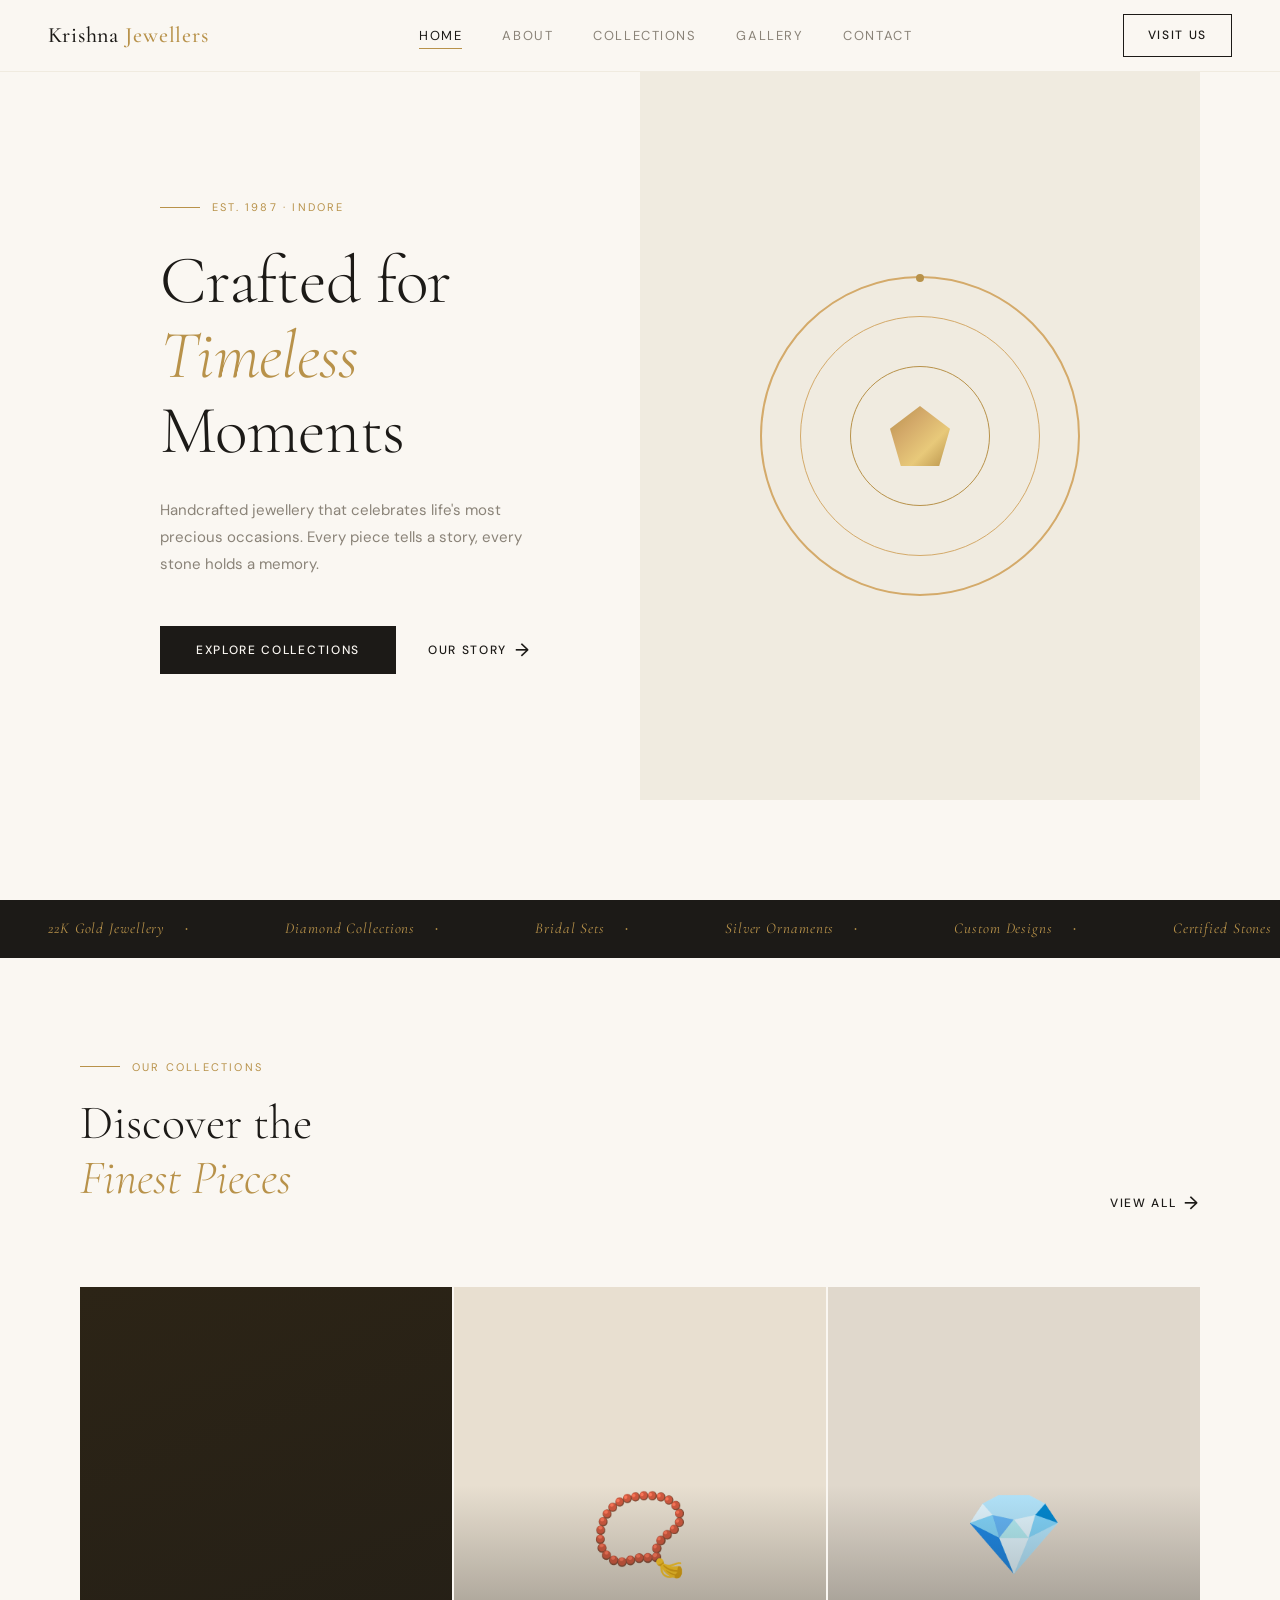
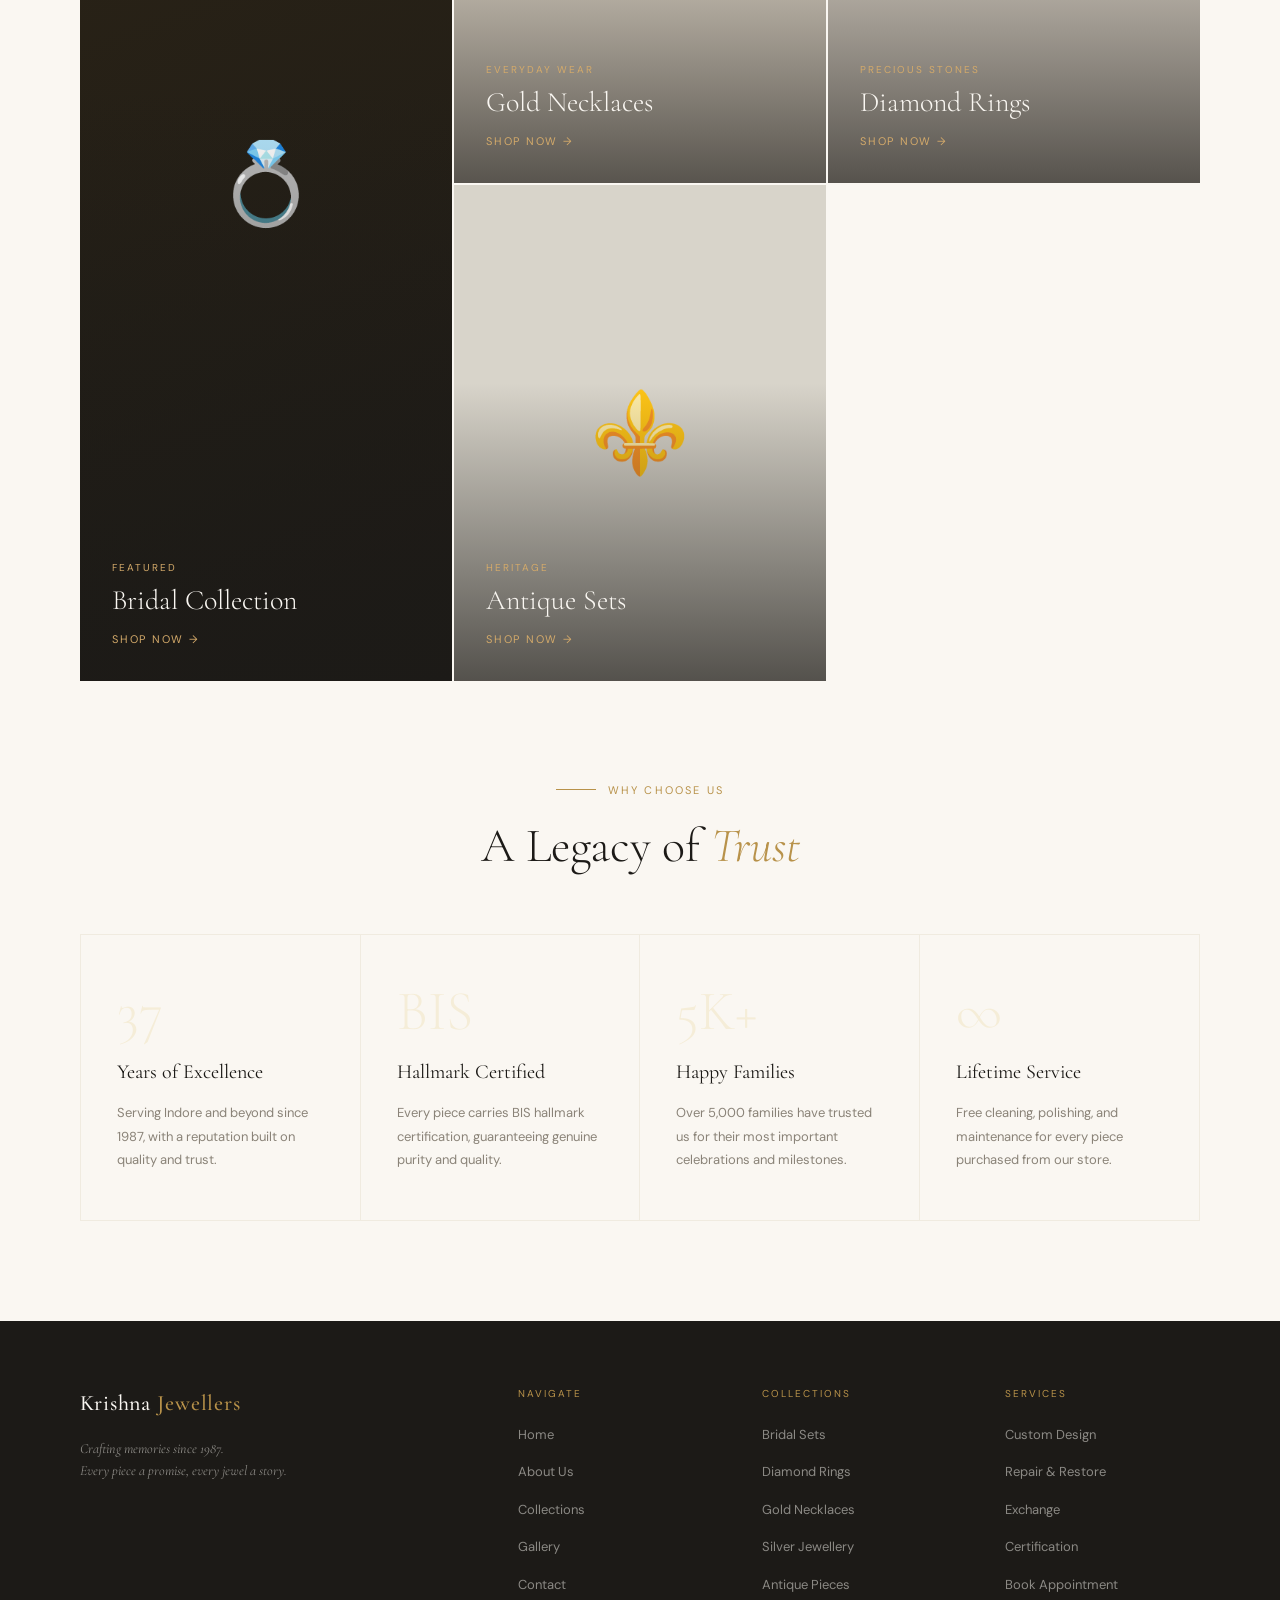
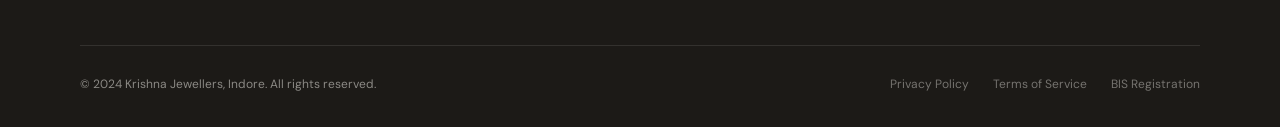
<file: index (1).html>
<!DOCTYPE html>
<html lang="en">
<head>
  <meta charset="UTF-8" />
  <meta name="viewport" content="width=device-width, initial-scale=1.0" />
  <title>Krishna Jewellers</title>
  <link href="https://fonts.googleapis.com/css2?family=Cormorant+Garamond:ital,wght@0,300;0,400;0,500;0,600;1,300;1,400&family=DM+Sans:wght@300;400;500&display=swap" rel="stylesheet" />
  <link rel="stylesheet" href="style.css" />
</head>
<body>

<!-- ══════════ NAVIGATION ══════════ -->
<nav>
  <div class="nav-logo" onclick="goTo('home')">Krishna <span>Jewellers</span></div>
  <ul class="nav-links">
    <li><a onclick="goTo('home')"     id="nav-home"     class="active">Home</a></li>
    <li><a onclick="goTo('about')"    id="nav-about">About</a></li>
    <li><a onclick="goTo('products')" id="nav-products">Collections</a></li>
    <li><a onclick="goTo('gallery')"  id="nav-gallery">Gallery</a></li>
    <li><a onclick="goTo('contact')"  id="nav-contact">Contact</a></li>
  </ul>
  <div class="nav-cta" onclick="goTo('contact')">Visit Us</div>
</nav>


<!-- ══════════════════════════════════
         HOME PAGE
══════════════════════════════════ -->
<div id="page-home" class="page active">

  <!-- Hero -->
  <section class="hero">
    <div class="hero-left">
      <p class="hero-tag">Est. 1987 · Indore</p>
      <h1>Crafted for<br><em>Timeless</em><br>Moments</h1>
      <p class="hero-sub">Handcrafted jewellery that celebrates life's most precious occasions. Every piece tells a story, every stone holds a memory.</p>
      <div class="hero-actions">
        <div class="btn-primary" onclick="goTo('products')">Explore Collections</div>
        <div class="btn-ghost" onclick="goTo('about')">Our Story <span class="arrow">→</span></div>
      </div>
    </div>
    <div class="hero-right">
      <div class="hero-visual">
        <div class="jewel-illustration">
          <div class="ring-outer"><div class="orbit-dot"></div></div>
          <div class="ring-mid"></div>
          <div class="ring-inner"></div>
          <div class="gem-center"></div>
          <div class="gem-sparkle"></div>
          <div class="gem-sparkle"></div>
          <div class="gem-sparkle"></div>
        </div>
      </div>
      <div class="hero-ornament">KJ</div>
    </div>
  </section>

  <!-- Marquee -->
  <div class="marquee-bar">
    <div class="marquee-track">
      <span class="marquee-item">22K Gold Jewellery</span>
      <span class="marquee-item">Diamond Collections</span>
      <span class="marquee-item">Bridal Sets</span>
      <span class="marquee-item">Silver Ornaments</span>
      <span class="marquee-item">Custom Designs</span>
      <span class="marquee-item">Certified Stones</span>
      <span class="marquee-item">Antique Jewellery</span>
      <span class="marquee-item">22K Gold Jewellery</span>
      <span class="marquee-item">Diamond Collections</span>
      <span class="marquee-item">Bridal Sets</span>
      <span class="marquee-item">Silver Ornaments</span>
      <span class="marquee-item">Custom Designs</span>
      <span class="marquee-item">Certified Stones</span>
      <span class="marquee-item">Antique Jewellery</span>
    </div>
  </div>

  <!-- Collections -->
  <section style="padding-top: 100px; padding-bottom: 0;">
    <div class="section-tag">Our Collections</div>
    <div style="display: flex; justify-content: space-between; align-items: flex-end;">
      <h2 class="section-title">Discover the<br><em>Finest Pieces</em></h2>
      <div class="btn-ghost" onclick="goTo('products')" style="margin-bottom: 8px;">View All <span class="arrow">→</span></div>
    </div>
    <div class="collections-grid">
      <div class="collection-card" onclick="goTo('products')">
        <div class="card-bg" style="background: linear-gradient(160deg, #2C2416 0%, #1C1A17 100%);">
          <div class="card-icon">💍</div>
        </div>
        <div class="card-overlay">
          <div class="card-cat">Featured</div>
          <div class="card-name">Bridal Collection</div>
          <div class="card-link">Shop Now →</div>
        </div>
      </div>
      <div class="collection-card" onclick="goTo('products')">
        <div class="card-bg" style="background: #E8DFD0;">
          <div class="card-icon">📿</div>
        </div>
        <div class="card-overlay">
          <div class="card-cat">Everyday Wear</div>
          <div class="card-name">Gold Necklaces</div>
          <div class="card-link">Shop Now →</div>
        </div>
      </div>
      <div class="collection-card" onclick="goTo('products')">
        <div class="card-bg" style="background: #E0D8CC;">
          <div class="card-icon">💎</div>
        </div>
        <div class="card-overlay">
          <div class="card-cat">Precious Stones</div>
          <div class="card-name">Diamond Rings</div>
          <div class="card-link">Shop Now →</div>
        </div>
      </div>
      <div class="collection-card" onclick="goTo('products')">
        <div class="card-bg" style="background: #D8D4CA;">
          <div class="card-icon">⚜️</div>
        </div>
        <div class="card-overlay">
          <div class="card-cat">Heritage</div>
          <div class="card-name">Antique Sets</div>
          <div class="card-link">Shop Now →</div>
        </div>
      </div>
    </div>
  </section>

  <!-- Why Us -->
  <section>
    <div style="text-align: center;">
      <div class="section-tag" style="justify-content: center;">Why Choose Us</div>
      <h2 class="section-title" style="text-align: center;">A Legacy of <em>Trust</em></h2>
    </div>
    <div class="why-grid">
      <div class="why-item">
        <div class="why-number">37</div>
        <div class="why-title">Years of Excellence</div>
        <div class="why-desc">Serving Indore and beyond since 1987, with a reputation built on quality and trust.</div>
      </div>
      <div class="why-item">
        <div class="why-number">BIS</div>
        <div class="why-title">Hallmark Certified</div>
        <div class="why-desc">Every piece carries BIS hallmark certification, guaranteeing genuine purity and quality.</div>
      </div>
      <div class="why-item">
        <div class="why-number">5K+</div>
        <div class="why-title">Happy Families</div>
        <div class="why-desc">Over 5,000 families have trusted us for their most important celebrations and milestones.</div>
      </div>
      <div class="why-item">
        <div class="why-number">∞</div>
        <div class="why-title">Lifetime Service</div>
        <div class="why-desc">Free cleaning, polishing, and maintenance for every piece purchased from our store.</div>
      </div>
    </div>
  </section>

</div><!-- end #page-home -->


<!-- ══════════════════════════════════
         ABOUT PAGE
══════════════════════════════════ -->
<div id="page-about" class="page">
  <div style="padding-top: 72px;">

    <section style="padding-bottom: 60px;">
      <div class="about-split">
        <div class="about-visual">
          <div class="about-visual-inner">
            <div class="about-ring-big"></div>
            <div class="about-ring-sm"></div>
            <div class="about-glyph">KJ</div>
          </div>
          <div class="about-badge">
            <span class="badge-num">37</span>
            <span class="badge-label">Years of<br>Excellence</span>
          </div>
        </div>
        <div class="about-text-block">
          <div>
            <div class="section-tag">Our Story</div>
            <h2 class="section-title">Where Tradition<br>Meets <em>Artistry</em></h2>
            <div class="divider"></div>
            <p style="color: var(--stone); line-height: 1.9; font-size: 15px;">
              Founded in 1987 by Shri Ramesh Kumar in the heart of Indore, Krishna Jewellers began as a modest workshop with a profound belief: that every piece of jewellery should carry a soul.
            </p>
            <p style="color: var(--stone); line-height: 1.9; font-size: 15px; margin-top: 16px;">
              Three decades later, we remain a family-run establishment, now in its second generation. Our craftsmen — many of whom have been with us for over 20 years — blend traditional Rajasthani and Mughal techniques with contemporary sensibility.
            </p>
          </div>
          <div class="about-stat-row">
            <div class="about-stat">
              <div class="stat-val">5,000+</div>
              <div class="stat-label">Families Served</div>
            </div>
            <div class="about-stat">
              <div class="stat-val">22K</div>
              <div class="stat-label">Pure Gold Standard</div>
            </div>
            <div class="about-stat">
              <div class="stat-val">1987</div>
              <div class="stat-label">Year Founded</div>
            </div>
            <div class="about-stat">
              <div class="stat-val">BIS</div>
              <div class="stat-label">Hallmark Certified</div>
            </div>
          </div>
        </div>
      </div>
    </section>

    <!-- Values -->
    <section style="background: var(--cream-dark); padding-top: 80px; padding-bottom: 80px;">
      <div style="text-align: center; margin-bottom: 60px;">
        <div class="section-tag" style="justify-content: center;">Our Values</div>
        <h2 class="section-title" style="text-align: center;">What We <em>Stand For</em></h2>
      </div>
      <div class="about-values" style="max-width: 720px; margin: 0 auto;">
        <div class="value-row">
          <div class="value-num">01</div>
          <div>
            <div class="value-title">Uncompromising Purity</div>
            <div class="value-desc">Every gram of gold, every stone, every setting is held to the strictest standards of purity. We never compromise on what goes into your jewellery.</div>
          </div>
        </div>
        <div class="value-row">
          <div class="value-num">02</div>
          <div>
            <div class="value-title">Artisanal Craftsmanship</div>
            <div class="value-desc">Our master craftsmen spend hours — sometimes days — on a single piece, ensuring every detail is perfected before it reaches your hands.</div>
          </div>
        </div>
        <div class="value-row">
          <div class="value-num">03</div>
          <div>
            <div class="value-title">Transparent Pricing</div>
            <div class="value-desc">We believe in complete transparency. Our pricing is straightforward, with no hidden charges — just fair value for genuine quality.</div>
          </div>
        </div>
        <div class="value-row">
          <div class="value-num">04</div>
          <div>
            <div class="value-title">Lifelong Relationship</div>
            <div class="value-desc">We see every purchase as the beginning of a relationship. From free maintenance to buyback guarantees, we stand by our customers for life.</div>
          </div>
        </div>
      </div>
    </section>

    <!-- Team -->
    <section>
      <div class="section-tag">Our Team</div>
      <h2 class="section-title">The Faces Behind<br><em>Krishna Jewellers</em></h2>
      <div class="team-grid">
        <div class="team-card">
          <div class="team-avatar">RK</div>
          <div class="team-name">Shri Ramesh Kumar</div>
          <div class="team-role">Founder &amp; Master Craftsman</div>
        </div>
        <div class="team-card">
          <div class="team-avatar">AK</div>
          <div class="team-name">Ankit Kumar</div>
          <div class="team-role">Director &amp; Head of Design</div>
        </div>
        <div class="team-card">
          <div class="team-avatar">PK</div>
          <div class="team-name">Priya Kumar</div>
          <div class="team-role">Gemologist &amp; Client Relations</div>
        </div>
      </div>
    </section>

  </div>
</div><!-- end #page-about -->


<!-- ══════════════════════════════════
         COLLECTIONS / PRODUCTS PAGE
══════════════════════════════════ -->
<div id="page-products" class="page">
  <div style="padding-top: 72px;">

    <section style="padding-bottom: 0;">
      <div class="section-tag">Our Collections</div>
      <h2 class="section-title">Crafted with <em>Devotion</em></h2>
      <p class="section-sub">Every piece in our collection is a testament to generations of skill, love, and artistry.</p>

      <!-- Filter Bar -->
      <div class="filter-bar">
        <button class="filter-btn active" onclick="filterProducts('all', this)">All</button>
        <button class="filter-btn" onclick="filterProducts('gold', this)">Gold</button>
        <button class="filter-btn" onclick="filterProducts('diamond', this)">Diamond</button>
        <button class="filter-btn" onclick="filterProducts('silver', this)">Silver</button>
        <button class="filter-btn" onclick="filterProducts('bridal', this)">Bridal</button>
      </div>

      <!-- Products Grid -->
      <div class="products-grid" id="productsGrid">
        <div class="product-card" data-cat="bridal">
          <div class="product-badge">New</div>
          <div class="product-img" style="background: #2C2416;">💍</div>
          <div class="product-info">
            <div class="product-cat">Bridal</div>
            <div class="product-name">Kundan Bridal Set</div>
            <div class="product-mat">22K Gold · Kundan Stones</div>
            <div class="product-price">₹ 1,85,000</div>
          </div>
        </div>
        <div class="product-card" data-cat="diamond">
          <div class="product-img" style="background: #E0D8CC;">💎</div>
          <div class="product-info">
            <div class="product-cat">Diamond</div>
            <div class="product-name">Solitaire Ring</div>
            <div class="product-mat">18K White Gold · GIA Diamond</div>
            <div class="product-price">₹ 95,000</div>
          </div>
        </div>
        <div class="product-card" data-cat="gold">
          <div class="product-img" style="background: #D4C4A0;">📿</div>
          <div class="product-info">
            <div class="product-cat">Gold</div>
            <div class="product-name">Temple Necklace</div>
            <div class="product-mat">22K Gold · Handcrafted</div>
            <div class="product-price">₹ 68,000</div>
          </div>
        </div>
        <div class="product-card" data-cat="silver">
          <div class="product-badge">Popular</div>
          <div class="product-img" style="background: #D8D8D8;">🥈</div>
          <div class="product-info">
            <div class="product-cat">Silver</div>
            <div class="product-name">Oxidised Choker</div>
            <div class="product-mat">925 Sterling Silver</div>
            <div class="product-price">₹ 4,200</div>
          </div>
        </div>
        <div class="product-card" data-cat="gold">
          <div class="product-img" style="background: #C8B888;">⚜️</div>
          <div class="product-info">
            <div class="product-cat">Gold</div>
            <div class="product-name">Antique Jhumkas</div>
            <div class="product-mat">22K Gold · Meenakari</div>
            <div class="product-price">₹ 28,500</div>
          </div>
        </div>
        <div class="product-card" data-cat="diamond">
          <div class="product-img" style="background: #E8E0D4;">✨</div>
          <div class="product-info">
            <div class="product-cat">Diamond</div>
            <div class="product-name">Diamond Bangles</div>
            <div class="product-mat">18K Gold · SI-VVS Diamonds</div>
            <div class="product-price">₹ 1,20,000</div>
          </div>
        </div>
        <div class="product-card" data-cat="bridal">
          <div class="product-img" style="background: #302818;">🌸</div>
          <div class="product-info">
            <div class="product-cat">Bridal</div>
            <div class="product-name">Mang Tikka Set</div>
            <div class="product-mat">22K Gold · Polki</div>
            <div class="product-price">₹ 45,000</div>
          </div>
        </div>
        <div class="product-card" data-cat="gold">
          <div class="product-img" style="background: #D0C090;">🌿</div>
          <div class="product-info">
            <div class="product-cat">Gold</div>
            <div class="product-name">Leaf Bracelet</div>
            <div class="product-mat">22K Gold · Lightweight</div>
            <div class="product-price">₹ 16,800</div>
          </div>
        </div>
      </div>
    </section>

    <!-- Services -->
    <section class="services-section">
      <div style="text-align: center;">
        <div class="section-tag" style="justify-content: center;">Our Services</div>
        <h2 class="section-title" style="text-align: center;">Beyond the <em>Purchase</em></h2>
        <p class="section-sub" style="margin: 0 auto; text-align: center;">We offer a complete range of jewellery services to care for your precious pieces.</p>
      </div>
      <div class="services-grid">
        <div class="service-card">
          <div class="service-icon">🛠️</div>
          <div class="service-title">Custom Design</div>
          <div class="service-desc">Bring your vision to life. Our artisans work with you to create one-of-a-kind pieces tailored to your taste and budget.</div>
        </div>
        <div class="service-card">
          <div class="service-icon">✨</div>
          <div class="service-title">Repair &amp; Restoration</div>
          <div class="service-desc">From simple repairs to full restoration of antique pieces, our craftsmen handle every job with care and precision.</div>
        </div>
        <div class="service-card">
          <div class="service-icon">🔁</div>
          <div class="service-title">Exchange Programme</div>
          <div class="service-desc">Trade in your old gold and diamonds for new designs. We offer fair valuations and transparent exchange rates.</div>
        </div>
        <div class="service-card">
          <div class="service-icon">🎁</div>
          <div class="service-title">Gift Packaging</div>
          <div class="service-desc">Beautiful, occasion-ready gift packaging for all purchases — weddings, birthdays, anniversaries, and more.</div>
        </div>
        <div class="service-card">
          <div class="service-icon">🔬</div>
          <div class="service-title">Stone Certification</div>
          <div class="service-desc">All diamonds and precious stones come with internationally recognised certificates from GIA or IGI.</div>
        </div>
        <div class="service-card">
          <div class="service-icon">🧹</div>
          <div class="service-title">Free Cleaning</div>
          <div class="service-desc">Lifetime free ultrasonic cleaning and polishing for any jewellery purchased from Krishna Jewellers.</div>
        </div>
      </div>
    </section>

  </div>
</div><!-- end #page-products -->


<!-- ══════════════════════════════════
         GALLERY PAGE
══════════════════════════════════ -->
<div id="page-gallery" class="page">
  <div style="padding-top: 72px;">

    <section style="padding-bottom: 40px;">
      <div class="section-tag">Gallery</div>
      <h2 class="section-title">A Glimpse of Our <em>Craft</em></h2>
      <p class="section-sub">Each photograph captures the soul of a piece lovingly brought to life in our workshop.</p>
    </section>

    <div style="padding: 0 80px 80px;">
      <div class="gallery-masonry">
        <div class="gallery-item">
          <div class="gallery-item-inner" style="background: #2C2416; font-size: 90px;">💍</div>
          <div class="gallery-item-label">Kundan Bridal Set</div>
        </div>
        <div class="gallery-item">
          <div class="gallery-item-inner" style="background: #E0D8CC;">💎</div>
          <div class="gallery-item-label">Diamond Solitaire</div>
        </div>
        <div class="gallery-item">
          <div class="gallery-item-inner" style="background: #D4C4A0;">📿</div>
          <div class="gallery-item-label">Temple Necklace</div>
        </div>
        <div class="gallery-item">
          <div class="gallery-item-inner" style="background: #C8B888;">⚜️</div>
          <div class="gallery-item-label">Antique Jhumkas</div>
        </div>
        <div class="gallery-item">
          <div class="gallery-item-inner" style="background: #302818;">🌸</div>
          <div class="gallery-item-label">Bridal Mang Tikka</div>
        </div>
        <div class="gallery-item">
          <div class="gallery-item-inner" style="background: #D8D8D8;">🥈</div>
          <div class="gallery-item-label">Silver Choker</div>
        </div>
        <div class="gallery-item">
          <div class="gallery-item-inner" style="background: #D0C090;">🌿</div>
          <div class="gallery-item-label">Gold Leaf Bracelet</div>
        </div>
        <div class="gallery-item">
          <div class="gallery-item-inner" style="background: #E8E0D4;">✨</div>
          <div class="gallery-item-label">Diamond Bangles</div>
        </div>
        <div class="gallery-item">
          <div class="gallery-item-inner" style="background: #1C1A17; font-size: 100px;">👑</div>
          <div class="gallery-item-label">Royal Collection</div>
        </div>
      </div>
    </div>

  </div>
</div><!-- end #page-gallery -->


<!-- ══════════════════════════════════
         CONTACT PAGE
══════════════════════════════════ -->
<div id="page-contact" class="page">
  <div style="padding-top: 72px;">

    <section style="padding-bottom: 80px;">
      <div class="section-tag">Get in Touch</div>
      <h2 class="section-title">We'd Love to <em>Hear</em><br>from You</h2>
      <div class="divider"></div>

      <div class="contact-split" style="margin-top: 60px;">

        <!-- Form -->
        <div class="contact-form">
          <div class="form-row">
            <div class="form-group">
              <label class="form-label">First Name</label>
              <input class="form-input" type="text" placeholder="Anita" />
            </div>
            <div class="form-group">
              <label class="form-label">Last Name</label>
              <input class="form-input" type="text" placeholder="Sharma" />
            </div>
          </div>
          <div class="form-group">
            <label class="form-label">Email Address</label>
            <input class="form-input" type="email" placeholder="anita@example.com" />
          </div>
          <div class="form-group">
            <label class="form-label">Phone Number</label>
            <input class="form-input" type="tel" placeholder="+91 98765 43210" />
          </div>
          <div class="form-group">
            <label class="form-label">I'm Interested In</label>
            <select class="form-select">
              <option value="">Select a service</option>
              <option>Bridal Jewellery</option>
              <option>Diamond Collection</option>
              <option>Gold Jewellery</option>
              <option>Silver Jewellery</option>
              <option>Custom Design</option>
              <option>Repair &amp; Restoration</option>
              <option>Exchange Programme</option>
            </select>
          </div>
          <div class="form-group">
            <label class="form-label">Your Message</label>
            <textarea class="form-textarea" placeholder="Tell us about the occasion, your budget, or any specific design in mind..."></textarea>
          </div>
          <div class="btn-primary" onclick="submitForm()" style="text-align: center; margin-top: 12px;">Send Message</div>
        </div>

        <!-- Info -->
        <div class="contact-info">
          <div class="info-block">
            <div class="info-label">Visit Our Store</div>
            <div class="info-text">123, Sarafa Bazar<br>Indore, Madhya Pradesh<br>452001</div>
            <div class="info-sub">Near Rajwada Palace · Easy Parking Available</div>
          </div>
          <div class="info-block">
            <div class="info-label">Opening Hours</div>
            <div class="info-text">Mon – Sat: 10:00 AM – 9:00 PM</div>
            <div class="info-sub">Sunday: 11:00 AM – 7:00 PM · Open on all festival days</div>
          </div>
          <div class="info-block">
            <div class="info-label">Call Us</div>
            <div class="info-text">+91 98765 43210</div>
            <div class="info-sub">+91 73120 56789 (WhatsApp)</div>
          </div>
          <div class="info-block">
            <div class="info-label">Email</div>
            <div class="info-text" style="font-size: 17px;">info@krishnajewellers.in</div>
            <div class="info-sub">We reply within 4 business hours</div>
          </div>
          <div class="map-placeholder">
            <div class="map-grid"></div>
            <div class="map-pin">
              <div class="map-pin-icon"></div>
              <div class="map-label">Krishna Jewellers · Sarafa Bazar</div>
            </div>
          </div>
          <div class="social-row">
            <div class="social-btn" title="Instagram">📸</div>
            <div class="social-btn" title="Facebook">📘</div>
            <div class="social-btn" title="WhatsApp">💬</div>
            <div class="social-btn" title="YouTube">▶️</div>
          </div>
        </div>

      </div>
    </section>

  </div>
</div><!-- end #page-contact -->


<!-- ══════════ FOOTER ══════════ -->
<footer>
  <div class="footer-top">
    <div class="footer-brand">
      <span class="nav-logo" onclick="goTo('home')" style="color: var(--cream);">Krishna <span style="color: var(--gold);">Jewellers</span></span>
      <p class="footer-tagline">Crafting memories since 1987.<br>Every piece a promise, every jewel a story.</p>
    </div>
    <div class="footer-col">
      <div class="footer-col-title">Navigate</div>
      <ul>
        <li><a onclick="goTo('home')">Home</a></li>
        <li><a onclick="goTo('about')">About Us</a></li>
        <li><a onclick="goTo('products')">Collections</a></li>
        <li><a onclick="goTo('gallery')">Gallery</a></li>
        <li><a onclick="goTo('contact')">Contact</a></li>
      </ul>
    </div>
    <div class="footer-col">
      <div class="footer-col-title">Collections</div>
      <ul>
        <li><a onclick="goTo('products')">Bridal Sets</a></li>
        <li><a onclick="goTo('products')">Diamond Rings</a></li>
        <li><a onclick="goTo('products')">Gold Necklaces</a></li>
        <li><a onclick="goTo('products')">Silver Jewellery</a></li>
        <li><a onclick="goTo('products')">Antique Pieces</a></li>
      </ul>
    </div>
    <div class="footer-col">
      <div class="footer-col-title">Services</div>
      <ul>
        <li><a onclick="goTo('products')">Custom Design</a></li>
        <li><a onclick="goTo('products')">Repair &amp; Restore</a></li>
        <li><a onclick="goTo('products')">Exchange</a></li>
        <li><a onclick="goTo('products')">Certification</a></li>
        <li><a onclick="goTo('contact')">Book Appointment</a></li>
      </ul>
    </div>
  </div>
  <div class="footer-bottom">
    <div class="footer-copy">© 2024 Krishna Jewellers, Indore. All rights reserved.</div>
    <div class="footer-legal">
      <a>Privacy Policy</a>
      <a>Terms of Service</a>
      <a>BIS Registration</a>
    </div>
  </div>
</footer>

<!-- Toast Notification -->
<div class="toast" id="toast">✓ Message sent! We'll get back to you shortly.</div>

<!-- ══════════ JAVASCRIPT ══════════ -->
<script>
  const pages = ['home', 'about', 'products', 'gallery', 'contact'];

  function goTo(page) {
    pages.forEach(function(p) {
      document.getElementById('page-' + p).classList.remove('active');
      var navEl = document.getElementById('nav-' + p);
      if (navEl) navEl.classList.remove('active');
    });
    document.getElementById('page-' + page).classList.add('active');
    var navEl = document.getElementById('nav-' + page);
    if (navEl) navEl.classList.add('active');
    window.scrollTo({ top: 0, behavior: 'smooth' });
  }

  function filterProducts(cat, btn) {
    document.querySelectorAll('.filter-btn').forEach(function(b) {
      b.classList.remove('active');
    });
    btn.classList.add('active');
    document.querySelectorAll('.product-card').forEach(function(card) {
      if (cat === 'all' || card.dataset.cat === cat) {
        card.style.display = '';
      } else {
        card.style.display = 'none';
      }
    });
  }

  function submitForm() {
    var toast = document.getElementById('toast');
    toast.classList.add('show');
    setTimeout(function() {
      toast.classList.remove('show');
    }, 3500);
  }
</script>

</body>
</html>
</file>
<file: style.css>
*, *::before, *::after { margin: 0; padding: 0; box-sizing: border-box; }

:root {
  --cream: #FAF7F2;
  --cream-dark: #F0EBE0;
  --gold: #B8924A;
  --gold-light: #D4AA6A;
  --gold-pale: #F5EDD8;
  --charcoal: #1C1A17;
  --charcoal-mid: #3D3A34;
  --stone: #8A8378;
  --serif: 'Cormorant Garamond', Georgia, serif;
  --sans: 'DM Sans', sans-serif;
}

html { scroll-behavior: smooth; }

body {
  font-family: var(--sans);
  background: var(--cream);
  color: var(--charcoal);
  font-size: 15px;
  line-height: 1.7;
  overflow-x: hidden;
}

/* ── PAGE SYSTEM ── */
.page { display: none; min-height: 100vh; }
.page.active { display: block; }

/* ── NAV ── */
nav {
  position: fixed; top: 0; left: 0; right: 0; z-index: 100;
  background: rgba(250, 247, 242, 0.95);
  backdrop-filter: blur(8px);
  border-bottom: 1px solid var(--cream-dark);
  display: flex; align-items: center; justify-content: space-between;
  padding: 0 48px; height: 72px;
}
.nav-logo {
  font-family: var(--serif);
  font-size: 22px; font-weight: 500;
  color: var(--charcoal); letter-spacing: 0.04em;
  cursor: pointer;
}
.nav-logo span { color: var(--gold); }
.nav-links { display: flex; gap: 40px; list-style: none; }
.nav-links a {
  font-family: var(--sans); font-size: 13px; font-weight: 400;
  letter-spacing: 0.12em; text-transform: uppercase;
  color: var(--stone); text-decoration: none;
  transition: color 0.25s;
  cursor: pointer; padding: 4px 0;
  border-bottom: 1px solid transparent;
}
.nav-links a:hover,
.nav-links a.active {
  color: var(--charcoal);
  border-bottom-color: var(--gold);
}
.nav-cta {
  font-family: var(--sans); font-size: 12px; font-weight: 500;
  letter-spacing: 0.14em; text-transform: uppercase;
  color: var(--charcoal); text-decoration: none;
  border: 1px solid var(--charcoal); padding: 10px 24px;
  cursor: pointer; transition: background 0.25s, color 0.25s;
}
.nav-cta:hover { background: var(--charcoal); color: var(--cream); }

/* ── HERO ── */
.hero {
  min-height: 100vh;
  display: grid; grid-template-columns: 1fr 1fr;
  padding-top: 72px;
}
.hero-left {
  display: flex; flex-direction: column; justify-content: center;
  padding: 80px 64px 80px 80px;
}
.hero-tag {
  font-size: 11px; letter-spacing: 0.2em; text-transform: uppercase;
  color: var(--gold); margin-bottom: 28px;
  display: flex; align-items: center; gap: 12px;
}
.hero-tag::before {
  content: ''; display: block;
  width: 40px; height: 1px; background: var(--gold);
}
.hero h1 {
  font-family: var(--serif); font-size: 68px; font-weight: 300;
  line-height: 1.1; color: var(--charcoal);
  letter-spacing: -0.01em; margin-bottom: 28px;
}
.hero h1 em { font-style: italic; color: var(--gold); }
.hero-sub {
  font-size: 15px; color: var(--stone); line-height: 1.8;
  max-width: 380px; margin-bottom: 48px;
}
.hero-actions { display: flex; align-items: center; gap: 32px; }

.btn-primary {
  background: var(--charcoal); color: var(--cream);
  font-family: var(--sans); font-size: 12px;
  font-weight: 500; letter-spacing: 0.14em; text-transform: uppercase;
  padding: 14px 36px; border: none; cursor: pointer;
  transition: background 0.25s;
  text-decoration: none; display: inline-block;
}
.btn-primary:hover { background: var(--gold); }

.btn-ghost {
  font-family: var(--sans); font-size: 12px;
  font-weight: 500; letter-spacing: 0.14em; text-transform: uppercase;
  color: var(--charcoal); text-decoration: none;
  display: flex; align-items: center; gap: 8px; cursor: pointer;
  transition: color 0.25s;
}
.btn-ghost:hover { color: var(--gold); }
.btn-ghost .arrow { font-size: 18px; transition: transform 0.25s; }
.btn-ghost:hover .arrow { transform: translateX(4px); }

.hero-right {
  background: var(--cream-dark);
  display: flex; align-items: center; justify-content: center;
  position: relative; overflow: hidden;
}
.hero-visual {
  width: 100%; height: 100%;
  display: flex; align-items: center; justify-content: center;
  position: relative;
}
.jewel-illustration {
  position: relative; width: 320px; height: 320px;
}
.ring-outer {
  position: absolute; inset: 0; border-radius: 50%;
  border: 2px solid var(--gold-light);
  animation: spin 20s linear infinite;
}
.ring-mid {
  position: absolute; inset: 40px; border-radius: 50%;
  border: 1px solid var(--gold-light);
  animation: spin 15s linear infinite reverse;
}
.ring-inner {
  position: absolute; inset: 90px; border-radius: 50%;
  border: 1px solid var(--gold);
}
.gem-center {
  position: absolute; inset: 130px;
  background: linear-gradient(135deg, var(--gold), var(--gold-light), #E8C97A, var(--gold));
  clip-path: polygon(50% 0%, 100% 38%, 82% 100%, 18% 100%, 0% 38%);
}
.gem-sparkle {
  position: absolute; background: var(--gold-light);
  animation: sparkle 2s ease-in-out infinite;
}
.gem-sparkle:nth-child(1) { width: 2px; height: 24px; top: 10px; left: 50%; transform: translateX(-50%); }
.gem-sparkle:nth-child(2) { width: 2px; height: 24px; top: 10px; left: 50%; transform: translateX(-50%) rotate(60deg); animation-delay: 0.3s; }
.gem-sparkle:nth-child(3) { width: 2px; height: 24px; top: 10px; left: 50%; transform: translateX(-50%) rotate(120deg); animation-delay: 0.6s; }
.orbit-dot {
  position: absolute; width: 8px; height: 8px; border-radius: 50%;
  background: var(--gold); top: -4px; left: 50%; transform: translateX(-50%);
}
.hero-ornament {
  position: absolute; bottom: 48px; left: 48px;
  font-family: var(--serif); font-size: 120px; font-weight: 300;
  color: var(--cream-dark); line-height: 1; user-select: none;
  filter: opacity(0.5);
}

@keyframes spin { to { transform: rotate(360deg); } }
@keyframes sparkle { 0%, 100% { opacity: 0.3; } 50% { opacity: 1; } }

/* ── MARQUEE ── */
.marquee-bar {
  background: var(--charcoal); color: var(--gold);
  padding: 16px 0; overflow: hidden;
  font-family: var(--serif); font-size: 15px;
  font-style: italic; letter-spacing: 0.06em;
}
.marquee-track {
  display: flex; white-space: nowrap;
  animation: marquee 28s linear infinite;
}
.marquee-item {
  padding: 0 48px; display: inline-flex;
  align-items: center; gap: 20px;
}
.marquee-item::after {
  content: '◆'; color: var(--gold);
  font-size: 10px; font-style: normal;
}
@keyframes marquee { from { transform: translateX(0); } to { transform: translateX(-50%); } }

/* ── SECTION COMMONS ── */
section { padding: 100px 80px; }

.section-tag {
  font-size: 11px; letter-spacing: 0.2em; text-transform: uppercase;
  color: var(--gold); margin-bottom: 20px;
  display: flex; align-items: center; gap: 12px;
}
.section-tag::before {
  content: ''; display: block;
  width: 40px; height: 1px; background: var(--gold);
}
.section-title {
  font-family: var(--serif); font-size: 48px;
  font-weight: 300; line-height: 1.15;
  color: var(--charcoal); margin-bottom: 20px;
}
.section-title em { font-style: italic; color: var(--gold); }
.section-sub {
  font-size: 15px; color: var(--stone);
  max-width: 500px; line-height: 1.8;
}
.divider { width: 48px; height: 1px; background: var(--gold); margin: 28px 0; }

/* ── COLLECTIONS ── */
.collections-grid {
  display: grid; grid-template-columns: repeat(3, 1fr);
  gap: 2px; margin-top: 60px;
}
.collection-card {
  position: relative; overflow: hidden; cursor: pointer;
  aspect-ratio: 3/4; background: var(--cream-dark);
}
.collection-card:first-child { grid-row: span 2; aspect-ratio: unset; }
.card-bg {
  width: 100%; height: 100%;
  display: flex; align-items: center; justify-content: center;
  transition: transform 0.6s ease;
}
.collection-card:hover .card-bg { transform: scale(1.04); }
.card-icon { font-size: 80px; line-height: 1; user-select: none; }
.card-overlay {
  position: absolute; inset: 0;
  background: linear-gradient(to top, rgba(28,26,23,0.7) 0%, transparent 60%);
  padding: 32px;
  display: flex; flex-direction: column; justify-content: flex-end;
}
.card-cat {
  font-size: 10px; letter-spacing: 0.2em; text-transform: uppercase;
  color: var(--gold-light); margin-bottom: 8px;
}
.card-name {
  font-family: var(--serif); font-size: 28px; font-weight: 300;
  color: #FAF7F2; line-height: 1.2; margin-bottom: 12px;
}
.card-link {
  font-size: 11px; letter-spacing: 0.16em; text-transform: uppercase;
  color: var(--gold-light); text-decoration: none;
  display: flex; align-items: center; gap: 8px; cursor: pointer;
  transition: gap 0.25s;
}
.collection-card:hover .card-link { gap: 14px; }

/* ── WHY US ── */
.why-grid {
  display: grid; grid-template-columns: repeat(4, 1fr);
  gap: 0; margin-top: 60px;
  border: 1px solid var(--cream-dark);
}
.why-item {
  padding: 48px 36px;
  border-right: 1px solid var(--cream-dark);
}
.why-item:last-child { border-right: none; }
.why-number {
  font-family: var(--serif); font-size: 56px; font-weight: 300;
  color: var(--gold-pale); line-height: 1; margin-bottom: 16px;
}
.why-title {
  font-family: var(--serif); font-size: 20px; font-weight: 400;
  color: var(--charcoal); margin-bottom: 12px;
}
.why-desc { font-size: 13px; color: var(--stone); line-height: 1.8; }

/* ── ABOUT ── */
.about-split {
  display: grid; grid-template-columns: 1fr 1fr;
  gap: 80px; align-items: center;
}
.about-visual {
  position: relative; aspect-ratio: 3/4;
  background: var(--cream-dark);
  display: flex; align-items: center; justify-content: center;
}
.about-visual-inner {
  width: 220px; height: 220px; position: relative;
  display: flex; align-items: center; justify-content: center;
}
.about-ring-big {
  position: absolute; inset: 0; border-radius: 50%;
  border: 1px solid var(--gold-light);
}
.about-ring-sm {
  position: absolute; inset: 40px; border-radius: 50%;
  border: 2px solid var(--gold);
}
.about-glyph {
  font-family: var(--serif); font-size: 64px;
  color: var(--gold); font-weight: 300; font-style: italic;
}
.about-badge {
  position: absolute; bottom: -20px; right: -20px;
  background: var(--charcoal); color: var(--cream);
  padding: 24px 28px; text-align: center;
}
.badge-num {
  font-family: var(--serif); font-size: 48px; font-weight: 300;
  color: var(--gold); display: block; line-height: 1;
}
.badge-label { font-size: 11px; letter-spacing: 0.12em; text-transform: uppercase; }
.about-text-block { display: flex; flex-direction: column; gap: 32px; }
.about-stat-row {
  display: grid; grid-template-columns: 1fr 1fr;
  gap: 0; margin-top: 20px;
}
.about-stat {
  padding: 28px 0; border-top: 1px solid var(--cream-dark);
  padding-right: 32px;
}
.stat-val {
  font-family: var(--serif); font-size: 40px; font-weight: 300;
  color: var(--gold); line-height: 1; margin-bottom: 6px;
}
.stat-label {
  font-size: 12px; letter-spacing: 0.1em;
  text-transform: uppercase; color: var(--stone);
}
.about-values { margin-top: 40px; display: flex; flex-direction: column; }
.value-row {
  display: flex; align-items: flex-start; gap: 24px;
  padding: 24px 0; border-bottom: 1px solid var(--cream-dark);
}
.value-row:first-child { border-top: 1px solid var(--cream-dark); }
.value-num {
  font-family: var(--serif); font-size: 13px;
  color: var(--gold); min-width: 28px; padding-top: 3px;
}
.value-title {
  font-family: var(--serif); font-size: 18px;
  font-weight: 400; color: var(--charcoal); margin-bottom: 4px;
}
.value-desc { font-size: 13px; color: var(--stone); line-height: 1.7; }

/* ── TEAM ── */
.team-section { margin-top: 80px; }
.team-grid {
  display: grid; grid-template-columns: repeat(3, 1fr);
  gap: 32px; margin-top: 48px;
}
.team-card { text-align: center; }
.team-avatar {
  width: 120px; height: 120px; border-radius: 50%;
  background: var(--cream-dark); margin: 0 auto 20px;
  display: flex; align-items: center; justify-content: center;
  font-family: var(--serif); font-size: 40px; color: var(--gold);
  border: 2px solid var(--gold-light);
}
.team-name {
  font-family: var(--serif); font-size: 22px;
  font-weight: 400; color: var(--charcoal); margin-bottom: 4px;
}
.team-role {
  font-size: 12px; letter-spacing: 0.1em;
  text-transform: uppercase; color: var(--stone);
}

/* ── PRODUCTS ── */
.filter-bar {
  display: flex; gap: 0; margin-top: 48px;
  border-bottom: 1px solid var(--cream-dark);
}
.filter-btn {
  font-family: var(--sans); font-size: 12px;
  letter-spacing: 0.12em; text-transform: uppercase;
  color: var(--stone); padding: 12px 28px;
  cursor: pointer; border: none; background: none;
  border-bottom: 2px solid transparent;
  margin-bottom: -1px; transition: color 0.25s;
}
.filter-btn.active { color: var(--charcoal); border-bottom-color: var(--gold); }
.filter-btn:hover { color: var(--charcoal); }

.products-grid {
  display: grid; grid-template-columns: repeat(4, 1fr);
  gap: 2px; margin-top: 2px;
}
.product-card {
  background: var(--cream-dark); cursor: pointer;
  overflow: hidden; position: relative;
}
.product-img {
  aspect-ratio: 1;
  display: flex; align-items: center; justify-content: center;
  font-size: 64px; user-select: none;
  transition: transform 0.5s ease;
}
.product-card:hover .product-img { transform: scale(1.06); }
.product-info {
  padding: 20px 20px 24px;
  background: var(--cream);
}
.product-cat {
  font-size: 10px; letter-spacing: 0.16em;
  text-transform: uppercase; color: var(--gold); margin-bottom: 6px;
}
.product-name {
  font-family: var(--serif); font-size: 18px;
  font-weight: 400; color: var(--charcoal); margin-bottom: 8px;
}
.product-mat { font-size: 12px; color: var(--stone); margin-bottom: 12px; }
.product-price {
  font-family: var(--serif); font-size: 20px;
  font-weight: 400; color: var(--gold);
}
.product-badge {
  position: absolute; top: 16px; left: 16px;
  background: var(--charcoal); color: var(--cream);
  font-size: 10px; letter-spacing: 0.12em;
  text-transform: uppercase; padding: 5px 12px;
}

/* ── SERVICES ── */
.services-section { margin-top: 80px; }
.services-grid {
  display: grid; grid-template-columns: repeat(3, 1fr);
  gap: 2px; margin-top: 48px;
}
.service-card {
  background: var(--cream-dark); padding: 48px 36px;
  transition: background 0.3s;
}
.service-card:hover { background: var(--charcoal); color: var(--cream); }
.service-icon { font-size: 36px; margin-bottom: 24px; user-select: none; }
.service-title {
  font-family: var(--serif); font-size: 24px; font-weight: 400;
  color: var(--charcoal); margin-bottom: 12px; transition: color 0.3s;
}
.service-card:hover .service-title { color: var(--gold-light); }
.service-desc {
  font-size: 13px; color: var(--stone);
  line-height: 1.8; transition: color 0.3s;
}
.service-card:hover .service-desc { color: rgba(250,247,242,0.6); }

/* ── GALLERY ── */
.gallery-masonry { columns: 3; column-gap: 2px; margin-top: 60px; }
.gallery-item {
  break-inside: avoid; margin-bottom: 2px;
  background: var(--cream-dark); overflow: hidden;
  cursor: pointer; position: relative;
}
.gallery-item-inner {
  aspect-ratio: 1;
  display: flex; align-items: center; justify-content: center;
  font-size: 80px; user-select: none; transition: transform 0.5s;
}
.gallery-item:nth-child(2) .gallery-item-inner { aspect-ratio: 1/1.4; font-size: 90px; }
.gallery-item:nth-child(5) .gallery-item-inner { aspect-ratio: 1/1.6; font-size: 100px; }
.gallery-item:hover .gallery-item-inner { transform: scale(1.05); }
.gallery-item-label {
  position: absolute; bottom: 0; left: 0; right: 0;
  background: rgba(28,26,23,0.65); padding: 14px 20px;
  font-family: var(--serif); font-size: 16px; color: var(--cream);
  opacity: 0; transition: opacity 0.3s;
}
.gallery-item:hover .gallery-item-label { opacity: 1; }

/* ── CONTACT ── */
.contact-split { display: grid; grid-template-columns: 1fr 1fr; gap: 80px; }
.contact-form { display: flex; flex-direction: column; }
.form-group { margin-bottom: 28px; }
.form-label {
  display: block; font-size: 10px; letter-spacing: 0.18em;
  text-transform: uppercase; color: var(--stone); margin-bottom: 10px;
}
.form-input,
.form-select,
.form-textarea {
  width: 100%; background: none;
  border: none; border-bottom: 1px solid var(--cream-dark);
  padding: 10px 0; font-family: var(--sans); font-size: 15px;
  color: var(--charcoal); outline: none; transition: border-color 0.25s;
}
.form-input:focus,
.form-select:focus,
.form-textarea:focus { border-bottom-color: var(--gold); }
.form-textarea { resize: none; height: 100px; }
.form-row { display: grid; grid-template-columns: 1fr 1fr; gap: 32px; }

.contact-info { display: flex; flex-direction: column; }
.info-block {
  padding: 36px 0;
  border-bottom: 1px solid var(--cream-dark);
}
.info-block:first-child { border-top: 1px solid var(--cream-dark); }
.info-label {
  font-size: 10px; letter-spacing: 0.18em; text-transform: uppercase;
  color: var(--gold); margin-bottom: 12px;
}
.info-text {
  font-family: var(--serif); font-size: 19px;
  font-weight: 300; color: var(--charcoal); line-height: 1.6;
}
.info-sub { font-size: 13px; color: var(--stone); margin-top: 6px; }

.map-placeholder {
  margin-top: 40px; height: 200px;
  background: var(--cream-dark);
  display: flex; align-items: center; justify-content: center;
  position: relative; overflow: hidden;
}
.map-grid {
  position: absolute; inset: 0;
  background-image:
    linear-gradient(var(--cream) 1px, transparent 1px),
    linear-gradient(90deg, var(--cream) 1px, transparent 1px);
  background-size: 30px 30px;
}
.map-pin { position: relative; z-index: 1; text-align: center; }
.map-pin-icon {
  width: 20px; height: 20px; background: var(--gold);
  border-radius: 50%; margin: 0 auto 8px; position: relative;
}
.map-pin-icon::after {
  content: ''; position: absolute; bottom: -8px; left: 50%;
  transform: translateX(-50%);
  border: 6px solid transparent;
  border-top-color: var(--gold); border-bottom: none;
}
.map-label { font-family: var(--serif); font-size: 14px; color: var(--charcoal); }

.social-row { display: flex; gap: 20px; margin-top: 40px; }
.social-btn {
  width: 44px; height: 44px; border: 1px solid var(--cream-dark);
  display: flex; align-items: center; justify-content: center;
  cursor: pointer; transition: background 0.25s, border-color 0.25s;
  font-size: 18px;
}
.social-btn:hover { background: var(--charcoal); border-color: var(--charcoal); }

/* ── FOOTER ── */
footer {
  background: var(--charcoal);
  color: rgba(250,247,242,0.5);
  padding: 64px 80px 32px;
}
.footer-top {
  display: grid; grid-template-columns: 2fr 1fr 1fr 1fr;
  gap: 48px; padding-bottom: 48px;
  border-bottom: 1px solid rgba(250,247,242,0.1);
}
.footer-brand .nav-logo { color: var(--cream); margin-bottom: 16px; display: block; }
.footer-tagline {
  font-family: var(--serif); font-size: 14px;
  font-style: italic; color: rgba(250,247,242,0.5); line-height: 1.6;
}
.footer-col-title {
  font-size: 10px; letter-spacing: 0.2em; text-transform: uppercase;
  color: var(--gold); margin-bottom: 20px;
}
.footer-col ul { list-style: none; display: flex; flex-direction: column; gap: 12px; }
.footer-col ul li a {
  font-size: 13px; color: rgba(250,247,242,0.5);
  text-decoration: none; cursor: pointer; transition: color 0.2s;
}
.footer-col ul li a:hover { color: var(--cream); }
.footer-bottom {
  display: flex; align-items: center; justify-content: space-between;
  padding-top: 28px;
}
.footer-copy { font-size: 12px; }
.footer-legal { display: flex; gap: 24px; }
.footer-legal a {
  font-size: 12px; text-decoration: none;
  color: rgba(250,247,242,0.4); cursor: pointer;
}

/* ── TOAST ── */
.toast {
  position: fixed; bottom: 32px; right: 32px; z-index: 999;
  background: var(--charcoal); color: var(--cream);
  padding: 16px 28px; font-size: 13px;
  transform: translateY(80px); opacity: 0;
  transition: transform 0.4s ease, opacity 0.4s ease;
}
.toast.show { transform: translateY(0); opacity: 1; }

/* ── RESPONSIVE ── */
@media (max-width: 1024px) {
  nav { padding: 0 32px; }
  .hero { grid-template-columns: 1fr; }
  .hero-right { min-height: 340px; }
  .hero-left { padding: 64px 48px; }
  section { padding: 80px 32px; }
  .collections-grid { grid-template-columns: 1fr 1fr; }
  .collection-card:first-child { grid-row: auto; }
  .why-grid { grid-template-columns: 1fr 1fr; }
  .why-item { border-right: none; border-bottom: 1px solid var(--cream-dark); }
  .products-grid { grid-template-columns: 1fr 1fr; }
  .footer-top { grid-template-columns: 1fr 1fr; gap: 32px; }
  .about-split { grid-template-columns: 1fr; }
  .contact-split { grid-template-columns: 1fr; }
  .team-grid { grid-template-columns: 1fr 1fr; }
  .gallery-masonry { columns: 2; }
  .services-grid { grid-template-columns: 1fr 1fr; }
}

@media (max-width: 600px) {
  nav { padding: 0 20px; }
  .nav-links { display: none; }
  .hero h1 { font-size: 44px; }
  .hero-left { padding: 48px 24px; }
  section { padding: 60px 20px; }
  .section-title { font-size: 36px; }
  .why-grid { grid-template-columns: 1fr; }
  .products-grid { grid-template-columns: 1fr; }
  .services-grid { grid-template-columns: 1fr; }
  .footer-top { grid-template-columns: 1fr; }
  .gallery-masonry { columns: 1; }
  .team-grid { grid-template-columns: 1fr; }
  .contact-split { grid-template-columns: 1fr; }
  .form-row { grid-template-columns: 1fr; }
  footer { padding: 48px 24px 24px; }
}
</file>
